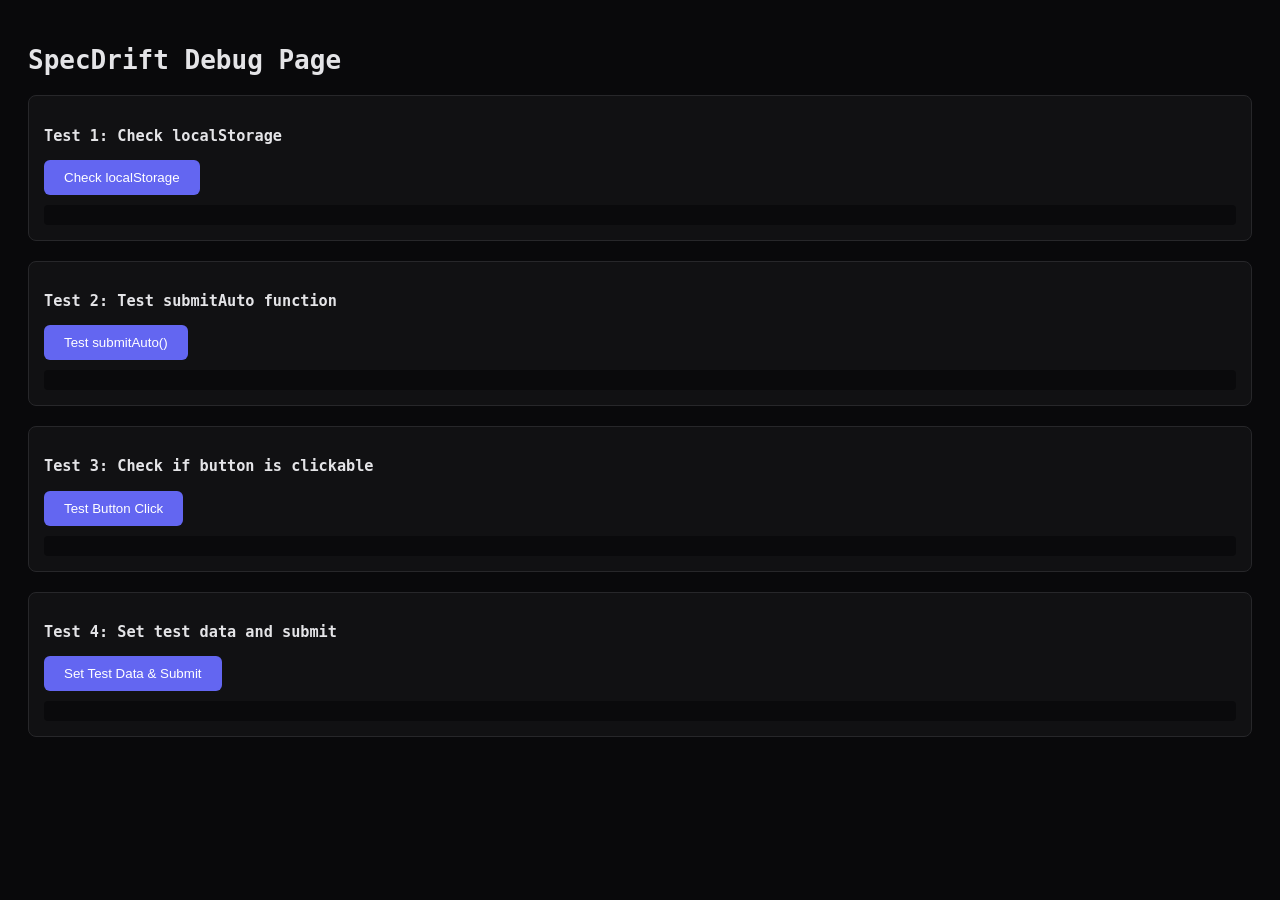
<file: debug.html>
<!DOCTYPE html>
<html>
<head>
    <title>SpecDrift Debug</title>
    <style>
        body { font-family: monospace; padding: 20px; background: #09090b; color: #e4e4e7; }
        .test { margin: 20px 0; padding: 15px; background: #111113; border: 1px solid #27272a; border-radius: 8px; }
        button { padding: 10px 20px; background: #6366f1; color: white; border: none; border-radius: 6px; cursor: pointer; }
        .log { background: #0a0a0c; padding: 10px; margin-top: 10px; border-radius: 4px; font-size: 12px; }
        .success { color: #4ade80; }
        .error { color: #ef4444; }
    </style>
</head>
<body>
    <h1>SpecDrift Debug Page</h1>
    
    <div class="test">
        <h3>Test 1: Check localStorage</h3>
        <button onclick="checkLocalStorage()">Check localStorage</button>
        <div id="localStorage-result" class="log"></div>
    </div>
    
    <div class="test">
        <h3>Test 2: Test submitAuto function</h3>
        <button onclick="testSubmitAuto()">Test submitAuto()</button>
        <div id="submitAuto-result" class="log"></div>
    </div>
    
    <div class="test">
        <h3>Test 3: Check if button is clickable</h3>
        <button onclick="testButtonClick()">Test Button Click</button>
        <div id="button-result" class="log"></div>
    </div>
    
    <div class="test">
        <h3>Test 4: Set test data and submit</h3>
        <button onclick="setTestDataAndSubmit()">Set Test Data & Submit</button>
        <div id="test-submit-result" class="log"></div>
    </div>

    <script>
        function log(elementId, message, isError = false) {
            const el = document.getElementById(elementId);
            el.innerHTML += `<div class="${isError ? 'error' : 'success'}">${message}</div>`;
        }
        
        function checkLocalStorage() {
            const result = document.getElementById('localStorage-result');
            result.innerHTML = '';
            
            const keys = ['sd_repo_url', 'sd_gh_token', 'sd_gl_token', 'sd_provider', 'sd_model', 'sd_window'];
            keys.forEach(key => {
                const value = localStorage.getItem(key);
                log('localStorage-result', `${key}: ${value || '(not set)'}`);
            });
        }
        
        function testSubmitAuto() {
            const result = document.getElementById('submitAuto-result');
            result.innerHTML = '';
            
            try {
                log('submitAuto-result', 'Checking if submitAuto exists...');
                if (typeof submitAuto === 'function') {
                    log('submitAuto-result', '✓ submitAuto function exists');
                } else {
                    log('submitAuto-result', '✗ submitAuto function NOT found', true);
                }
            } catch (e) {
                log('submitAuto-result', `Error: ${e.message}`, true);
            }
        }
        
        function testButtonClick() {
            const result = document.getElementById('button-result');
            result.innerHTML = '';
            
            // Try to find the button on the main page
            const btn = window.opener ? window.opener.document.querySelector('.auto-analyse-btn') : null;
            if (btn) {
                log('button-result', '✓ Found button on main page');
                log('button-result', `Button onclick: ${btn.getAttribute('onclick')}`);
                log('button-result', `Button disabled: ${btn.disabled}`);
                log('button-result', `Button pointer-events: ${window.getComputedStyle(btn).pointerEvents}`);
                
                const parent = btn.closest('.step-block');
                if (parent) {
                    log('button-result', `Parent has step-locked: ${parent.classList.contains('step-locked')}`);
                    log('button-result', `Parent pointer-events: ${window.getComputedStyle(parent).pointerEvents}`);
                }
            } else {
                log('button-result', 'Open this page from the main SpecDrift page', true);
            }
        }
        
        function setTestDataAndSubmit() {
            const result = document.getElementById('test-submit-result');
            result.innerHTML = '';
            
            log('test-submit-result', 'Setting test data in localStorage...');
            localStorage.setItem('sd_repo_url', 'https://github.com/django/django');
            localStorage.setItem('sd_gh_token', 'test_token');
            localStorage.setItem('sd_provider', 'claude-code');
            localStorage.setItem('sd_model', 'claude-sonnet-4-6');
            localStorage.setItem('sd_window', '90');
            
            log('test-submit-result', '✓ Test data set');
            log('test-submit-result', 'Now go back to the main page and try clicking Analyse');
            log('test-submit-result', 'Open browser console (F12) to see debug logs');
        }
    </script>
</body>
</html>
</file>
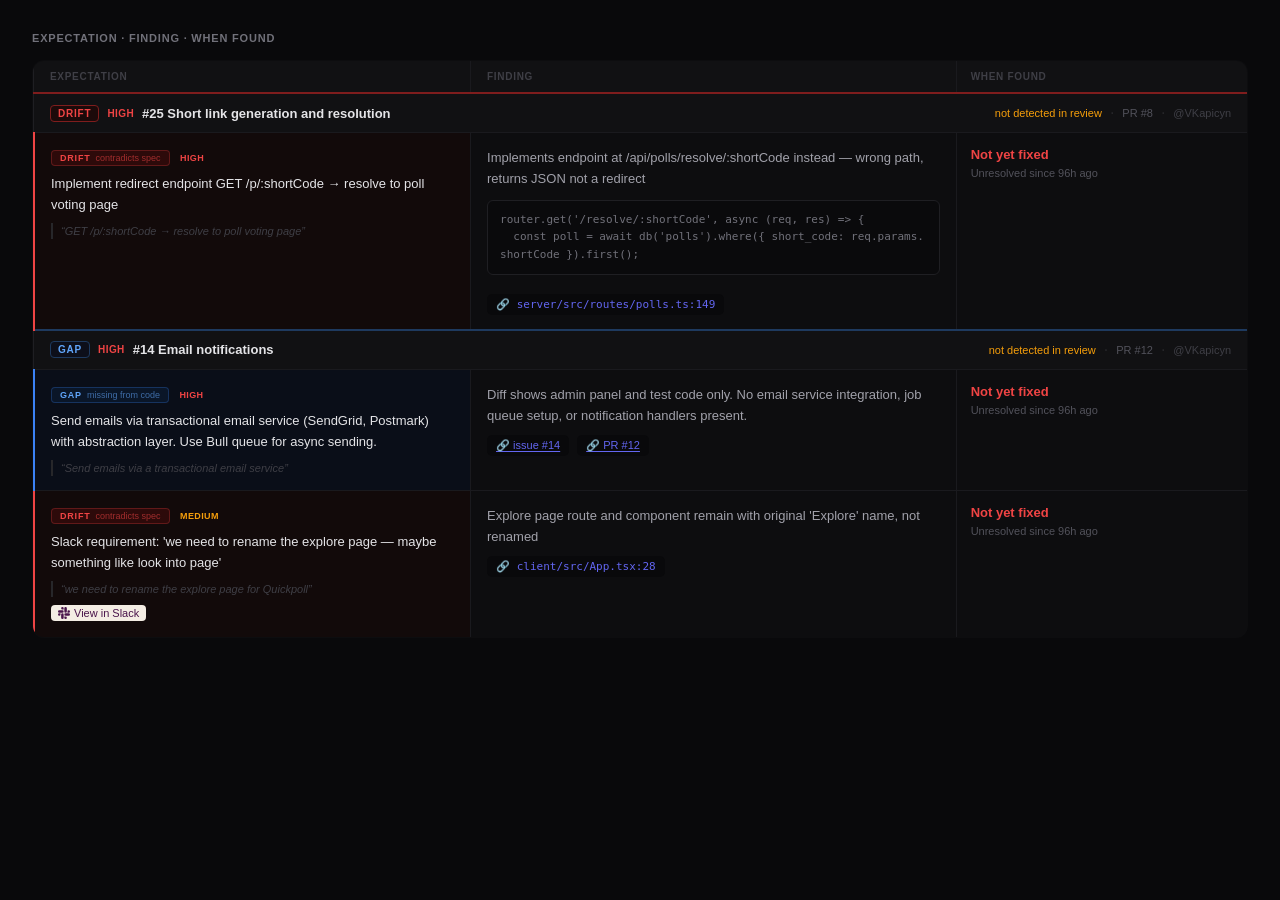
<file: preview_styles.html>
<!DOCTYPE html>
<html lang="en">
<head>
<meta charset="UTF-8"/>
<meta name="viewport" content="width=device-width, initial-scale=1.0"/>
<title>DRIFT vs GAP Preview</title>
<style>
  body { background: #09090b; font-family: -apple-system, BlinkMacSystemFont, 'Segoe UI', sans-serif; padding: 32px; margin: 0; }
  h2 { color: #71717a; font-size: 11px; font-weight: 700; letter-spacing: 0.8px; text-transform: uppercase; margin: 0 0 16px; }
</style>
</head>
<body>

<h2>Expectation · Finding · When Found</h2>

<table style="width:100%;border-collapse:collapse;background:#0d0d0f;border:1px solid #1f1f23;border-radius:12px;overflow:hidden;">
  <thead>
    <tr style="background:#111113;border-bottom:1px solid #1f1f23;">
      <th style="padding:10px 16px;text-align:left;font-size:10px;font-weight:700;color:#3f3f46;letter-spacing:0.7px;text-transform:uppercase;width:36%;">Expectation</th>
      <th style="padding:10px 16px;text-align:left;font-size:10px;font-weight:700;color:#3f3f46;letter-spacing:0.7px;text-transform:uppercase;width:40%;border-left:1px solid #1a1a1e;">Finding</th>
      <th style="padding:10px 14px;text-align:left;font-size:10px;font-weight:700;color:#3f3f46;letter-spacing:0.7px;text-transform:uppercase;width:24%;border-left:1px solid #1a1a1e;">When Found</th>
    </tr>
  </thead>
  <tbody>

    <!-- ISSUE HEADER -->
    <tr>
      <td colspan="4" style="padding:10px 16px;background:#111113;border-top:2px solid #7f1d1d;">
        <div style="display:flex;align-items:center;gap:8px;flex-wrap:wrap;">
          <span style="font-size:10px;font-weight:700;letter-spacing:0.8px;color:#ef4444;background:#1c0a0a;border:1px solid #7f1d1d;border-radius:4px;padding:2px 7px;">DRIFT</span>
          <span style="font-size:10px;font-weight:600;color:#ef4444;text-transform:uppercase;letter-spacing:0.4px;">HIGH</span>
          <span style="font-size:13px;font-weight:600;color:#e4e4e7;">#25 Short link generation and resolution</span>
          <span style="margin-left:auto;display:flex;align-items:center;gap:8px;">
            <span style="color:#f59e0b;font-size:11px;">not detected in review</span>
            <span style="color:#27272a">·</span>
            <span style="font-size:11px;color:#52525b;">PR #8</span>
            <span style="color:#27272a">·</span>
            <span style="font-size:11px;color:#3f3f46;">@VKapicyn</span>
          </span>
        </div>
      </td>
    </tr>

    <!-- DRIFT FINDING ROW -->
    <tr style="border-top:1px solid #1a1a1e;">
      <td style="padding:14px 16px;vertical-align:top;border-right:1px solid #1a1a1e;width:36%;border-left:3px solid #ef4444;background:#120a0a;">
        <div style="margin-bottom:7px;">
          <span style="display:inline-flex;align-items:center;gap:5px;background:#2d0a0a;border:1px solid #ef444444;border-radius:4px;padding:2px 8px;margin-right:6px;">
            <span style="font-size:9px;font-weight:800;letter-spacing:0.8px;color:#ef4444;">DRIFT</span>
            <span style="font-size:9px;color:#ef444499;">contradicts spec</span>
          </span>
          <span style="font-size:9px;color:#ef4444;text-transform:uppercase;font-weight:600;letter-spacing:0.4px;">HIGH</span>
        </div>
        <div style="font-size:13px;color:#e4e4e7;line-height:1.65;">Implement redirect endpoint GET /p/:shortCode → resolve to poll voting page</div>
        <div style="margin-top:7px;font-size:11px;color:#3f3f46;font-style:italic;border-left:2px solid #27272a;padding-left:8px;line-height:1.5;">&ldquo;GET /p/:shortCode → resolve to poll voting page&rdquo;</div>
      </td>
      <td style="padding:14px 16px;vertical-align:top;border-right:1px solid #1a1a1e;width:40%;">
        <div style="font-size:13px;color:#a1a1aa;line-height:1.65;">Implements endpoint at /api/polls/resolve/:shortCode instead — wrong path, returns JSON not a redirect</div>
        <pre style="margin-top:10px;font-size:11px;font-family:monospace;background:#0a0a0c;border:1px solid #1f1f23;border-radius:6px;padding:10px 12px;color:#71717a;overflow-x:auto;white-space:pre-wrap;word-break:break-all;line-height:1.6;">router.get('/resolve/:shortCode', async (req, res) => {
  const poll = await db('polls').where({ short_code: req.params.shortCode }).first();</pre>
        <a href="#" style="margin-top:8px;display:inline-flex;align-items:center;gap:5px;font-size:11px;color:#6366f1;font-family:monospace;background:#09090b;padding:4px 9px;border-radius:5px;text-decoration:none;">&#128279; server/src/routes/polls.ts:149</a>
      </td>
      <td style="padding:14px 14px;vertical-align:top;width:24%;">
        <div style="font-size:13px;color:#ef4444;font-weight:700;">Not yet fixed</div>
        <div style="font-size:11px;color:#52525b;margin-top:5px;">Unresolved since 96h ago</div>
      </td>
    </tr>

    <!-- ISSUE HEADER GAP -->
    <tr>
      <td colspan="4" style="padding:10px 16px;background:#111113;border-top:2px solid #1e3a5f;">
        <div style="display:flex;align-items:center;gap:8px;flex-wrap:wrap;">
          <span style="font-size:10px;font-weight:700;letter-spacing:0.8px;color:#60a5fa;background:#0d0f1a;border:1px solid #1e3a5f;border-radius:4px;padding:2px 7px;">GAP</span>
          <span style="font-size:10px;font-weight:600;color:#ef4444;text-transform:uppercase;letter-spacing:0.4px;">HIGH</span>
          <span style="font-size:13px;font-weight:600;color:#e4e4e7;">#14 Email notifications</span>
          <span style="margin-left:auto;display:flex;align-items:center;gap:8px;">
            <span style="color:#f59e0b;font-size:11px;">not detected in review</span>
            <span style="color:#27272a">·</span>
            <span style="font-size:11px;color:#52525b;">PR #12</span>
            <span style="color:#27272a">·</span>
            <span style="font-size:11px;color:#3f3f46;">@VKapicyn</span>
          </span>
        </div>
      </td>
    </tr>

    <!-- GAP FINDING ROW -->
    <tr style="border-top:1px solid #1a1a1e;">
      <td style="padding:14px 16px;vertical-align:top;border-right:1px solid #1a1a1e;width:36%;border-left:3px solid #3b82f6;background:#0a0e18;">
        <div style="margin-bottom:7px;">
          <span style="display:inline-flex;align-items:center;gap:5px;background:#0a1628;border:1px solid #3b82f644;border-radius:4px;padding:2px 8px;margin-right:6px;">
            <span style="font-size:9px;font-weight:800;letter-spacing:0.8px;color:#60a5fa;">GAP</span>
            <span style="font-size:9px;color:#60a5fa99;">missing from code</span>
          </span>
          <span style="font-size:9px;color:#ef4444;text-transform:uppercase;font-weight:600;letter-spacing:0.4px;">HIGH</span>
        </div>
        <div style="font-size:13px;color:#e4e4e7;line-height:1.65;">Send emails via transactional email service (SendGrid, Postmark) with abstraction layer. Use Bull queue for async sending.</div>
        <div style="margin-top:7px;font-size:11px;color:#3f3f46;font-style:italic;border-left:2px solid #27272a;padding-left:8px;line-height:1.5;">&ldquo;Send emails via a transactional email service&rdquo;</div>
      </td>
      <td style="padding:14px 16px;vertical-align:top;border-right:1px solid #1a1a1e;width:40%;">
        <div style="font-size:13px;color:#a1a1aa;line-height:1.65;">Diff shows admin panel and test code only. No email service integration, job queue setup, or notification handlers present.</div>
        <div style="margin-top:8px;display:flex;gap:8px;flex-wrap:wrap;">
          <a href="#" style="font-size:11px;color:#6366f1;background:#09090b;padding:4px 9px;border-radius:5px;text-decoration:underline;text-underline-offset:2px;">&#128279; issue #14</a>
          <a href="#" style="font-size:11px;color:#6366f1;background:#09090b;padding:4px 9px;border-radius:5px;text-decoration:underline;text-underline-offset:2px;">&#128279; PR #12</a>
        </div>
      </td>
      <td style="padding:14px 14px;vertical-align:top;width:24%;">
        <div style="font-size:13px;color:#ef4444;font-weight:700;">Not yet fixed</div>
        <div style="font-size:11px;color:#52525b;margin-top:5px;">Unresolved since 96h ago</div>
      </td>
    </tr>

    <!-- DRIFT MEDIUM ROW - second example -->
    <tr style="border-top:1px solid #1a1a1e;">
      <td style="padding:14px 16px;vertical-align:top;border-right:1px solid #1a1a1e;width:36%;border-left:3px solid #ef4444;background:#120a0a;">
        <div style="margin-bottom:7px;">
          <span style="display:inline-flex;align-items:center;gap:5px;background:#2d0a0a;border:1px solid #ef444444;border-radius:4px;padding:2px 8px;margin-right:6px;">
            <span style="font-size:9px;font-weight:800;letter-spacing:0.8px;color:#ef4444;">DRIFT</span>
            <span style="font-size:9px;color:#ef444499;">contradicts spec</span>
          </span>
          <span style="font-size:9px;color:#f59e0b;text-transform:uppercase;font-weight:600;letter-spacing:0.4px;">MEDIUM</span>
        </div>
        <div style="font-size:13px;color:#e4e4e7;line-height:1.65;">Slack requirement: 'we need to rename the explore page — maybe something like look into page'</div>
        <div style="margin-top:7px;font-size:11px;color:#3f3f46;font-style:italic;border-left:2px solid #27272a;padding-left:8px;line-height:1.5;">&ldquo;we need to rename the explore page for Quickpoll&rdquo;</div>
        <div style="margin-top:8px;">
          <a href="#" style="display:inline-flex;align-items:center;gap:4px;font-size:11px;color:#4a154b;background:#f4ede4;border-radius:4px;padding:2px 7px;text-decoration:none;font-weight:500;">
            <svg width="12" height="12" viewBox="0 0 24 24" fill="currentColor"><path d="M5.042 15.165a2.528 2.528 0 0 1-2.52 2.523A2.528 2.528 0 0 1 0 15.165a2.527 2.527 0 0 1 2.522-2.52h2.52v2.52zM6.313 15.165a2.527 2.527 0 0 1 2.521-2.52 2.527 2.527 0 0 1 2.521 2.52v6.313A2.528 2.528 0 0 1 8.834 24a2.528 2.528 0 0 1-2.521-2.522v-6.313zM8.834 5.042a2.528 2.528 0 0 1-2.521-2.52A2.528 2.528 0 0 1 8.834 0a2.528 2.528 0 0 1 2.521 2.522v2.52H8.834zM8.834 6.313a2.528 2.528 0 0 1 2.521 2.521 2.528 2.528 0 0 1-2.521 2.521H2.522A2.528 2.528 0 0 1 0 8.834a2.528 2.528 0 0 1 2.522-2.521h6.312zM18.956 8.834a2.528 2.528 0 0 1 2.522-2.521A2.528 2.528 0 0 1 24 8.834a2.528 2.528 0 0 1-2.522 2.521h-2.522V8.834zM17.688 8.834a2.528 2.528 0 0 1-2.523 2.521 2.527 2.527 0 0 1-2.52-2.521V2.522A2.527 2.527 0 0 1 15.165 0a2.528 2.528 0 0 1 2.523 2.522v6.312zM15.165 18.956a2.528 2.528 0 0 1 2.523 2.522A2.528 2.528 0 0 1 15.165 24a2.527 2.527 0 0 1-2.52-2.522v-2.522h2.52zM15.165 17.688a2.527 2.527 0 0 1-2.52-2.523 2.526 2.526 0 0 1 2.52-2.52h6.313A2.527 2.527 0 0 1 24 15.165a2.528 2.528 0 0 1-2.522 2.523h-6.313z"/></svg>
            View in Slack
          </a>
        </div>
      </td>
      <td style="padding:14px 16px;vertical-align:top;border-right:1px solid #1a1a1e;width:40%;">
        <div style="font-size:13px;color:#a1a1aa;line-height:1.65;">Explore page route and component remain with original 'Explore' name, not renamed</div>
        <a href="#" style="margin-top:8px;display:inline-flex;align-items:center;gap:5px;font-size:11px;color:#6366f1;font-family:monospace;background:#09090b;padding:4px 9px;border-radius:5px;text-decoration:none;">&#128279; client/src/App.tsx:28</a>
      </td>
      <td style="padding:14px 14px;vertical-align:top;width:24%;">
        <div style="font-size:13px;color:#ef4444;font-weight:700;">Not yet fixed</div>
        <div style="font-size:11px;color:#52525b;margin-top:5px;">Unresolved since 96h ago</div>
      </td>
    </tr>

  </tbody>
</table>

</body>
</html>
</file>
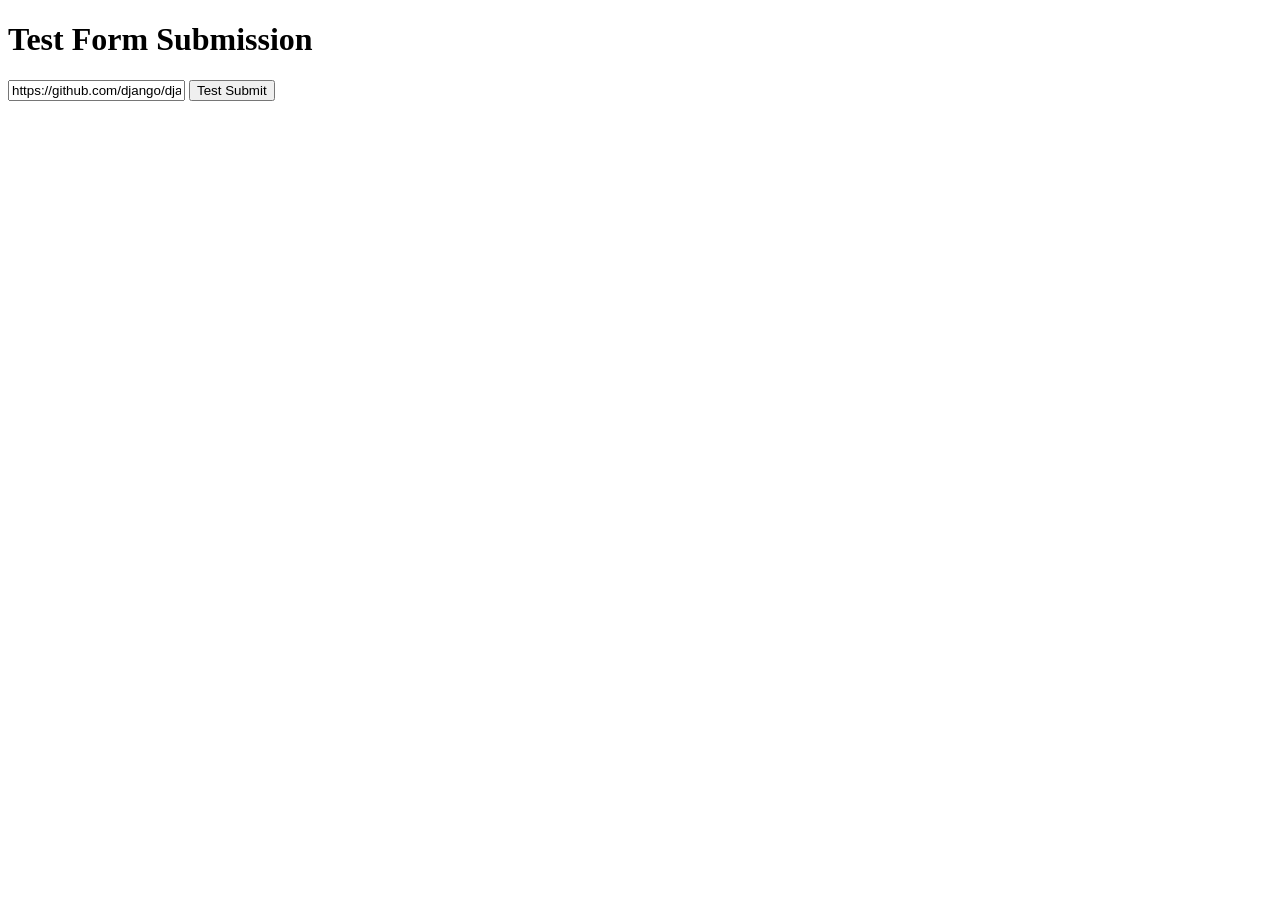
<file: test_form.html>
<!DOCTYPE html>
<html>
<head>
    <title>Test Form Submission</title>
</head>
<body>
    <h1>Test Form Submission</h1>
    <form method="POST" action="http://localhost:7433/analyze" id="test-form">
        <input type="text" name="repo_url" value="https://github.com/django/django" required>
        <input type="hidden" name="provider" value="claude-code">
        <input type="hidden" name="model" value="claude-sonnet-4-6">
        <input type="hidden" name="period_days" value="90">
        <button type="submit">Test Submit</button>
    </form>
    
    <script>
        document.getElementById('test-form').addEventListener('submit', function(e) {
            console.log('Form submitting...');
            console.log('Action:', this.action);
            console.log('Method:', this.method);
        });
    </script>
</body>
</html>
</file>
